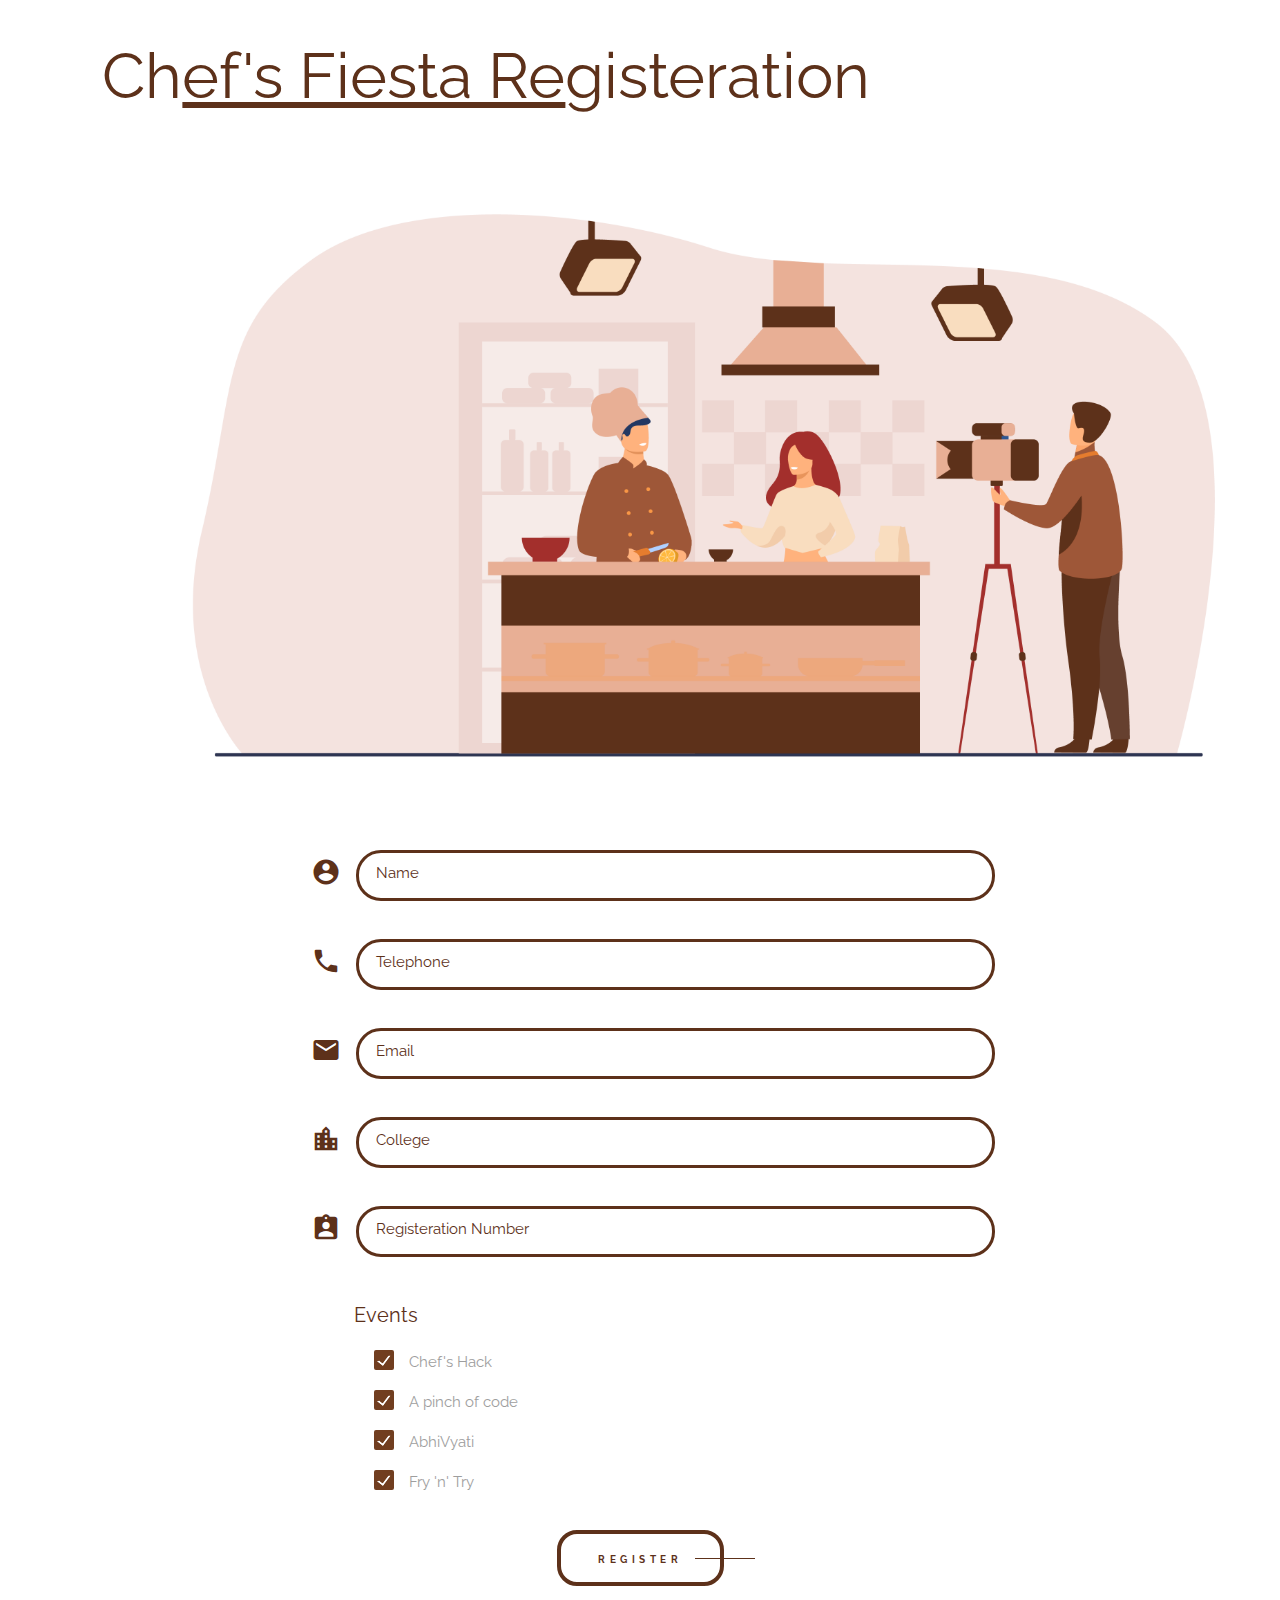
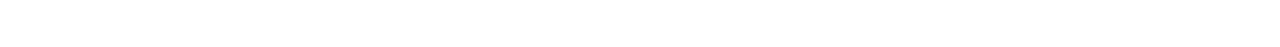
<file: reg.html>
<!DOCTYPE html>
 <html lang="en">
    
    <head>
<!-- Compiled and minified CSS -->

<link rel="stylesheet" href="https://cdnjs.cloudflare.com/ajax/libs/materialize/1.0.0/css/materialize.min.css">
<link href="https://fonts.googleapis.com/icon?family=Material+Icons" rel="stylesheet">
<link rel="stylesheet" href="./assets/css/reg.css" type="text/css">
<!-- Compiled and minified JavaScript -->


    </head> 
    <body>
        <header>
       <h1>Ch<u>ef's Fiesta Re</u>gisteration</h1>
        <img class="responsive-img" srcset="Chefs Fiesta Registration.png,

        Chefs Fiesta Registration@2x.png"
src="Chefs Fiesta Registration.png"
alt="">
</header>
<section class="fill">

<form class="contform">
      
    <div class="row">
        <form class="col s12">
          <div class="row">
            <div class="input-field col s12">
              <i class="material-icons prefix icon-brown">account_circle</i>
              <input id="icon_prefix" type="text" class="validate">
              <label for="icon_prefix">Name</label>
            </div>
            <div class="input-field col s12">
              <i class="material-icons prefix icon-brown">phone</i>
              <input id="icon_telephone" type="tel" class="validate">
              <label for="icon_telephone">Telephone</label>
            </div>
            <div class="input-field col s12">
                <i class="material-icons prefix icon-brown">email</i>
                <input id="icon_email" type="email" class="validate">
                <label for="icon_email">Email</label>
              </div>
              <div class="input-field col s12">
                <i class="material-icons prefix icon-brown">location_city</i>
                <input id="icon_college" type="text" class="validate">
                <label for="icon_college">College</label>
              </div>
              <div class="input-field col s12">
                <i class="material-icons prefix icon-brown">assignment_ind</i>
                <input id="icon_number" type="text" class="validate">
                <label for="icon_number">Registeration Number</label>
              </div>
          </div>
          <p class="phead flow-text">Events</p>
          <p>
            <label>
              <input type="checkbox" class="filled-in" checked="checked"  />
              <span class="sizing">Chef's Hack</span>
            </label>
          </p>
          <p>
            <label>
              <input type="checkbox" class="filled-in" checked="checked" />
              <span class="sizing">A pinch of code</span>
            </label>
          </p>
          <p>
            <label>
              <input type="checkbox" class="filled-in" checked="checked" />
              <span class="sizing">AbhiVyati</span>
            </label>
          </p>
          <p>
            <label>
              <input type="checkbox" class="filled-in inpsize" checked="checked" />
              <span class="sizing">Fry 'n' Try</span>
            </label>
          </p>
        </form>
      </div>
      <div class="btncont">
        <a class="btn-slice" href="#">
            <div class="top"><span>Register</span></div>
              <div class="bottom"><span>Register</span></div>
          </a>
        </div>
</form>

</section>
<script src="https://cdnjs.cloudflare.com/ajax/libs/materialize/1.0.0/js/materialize.min.js"></script>
</body>
</html>
</file>
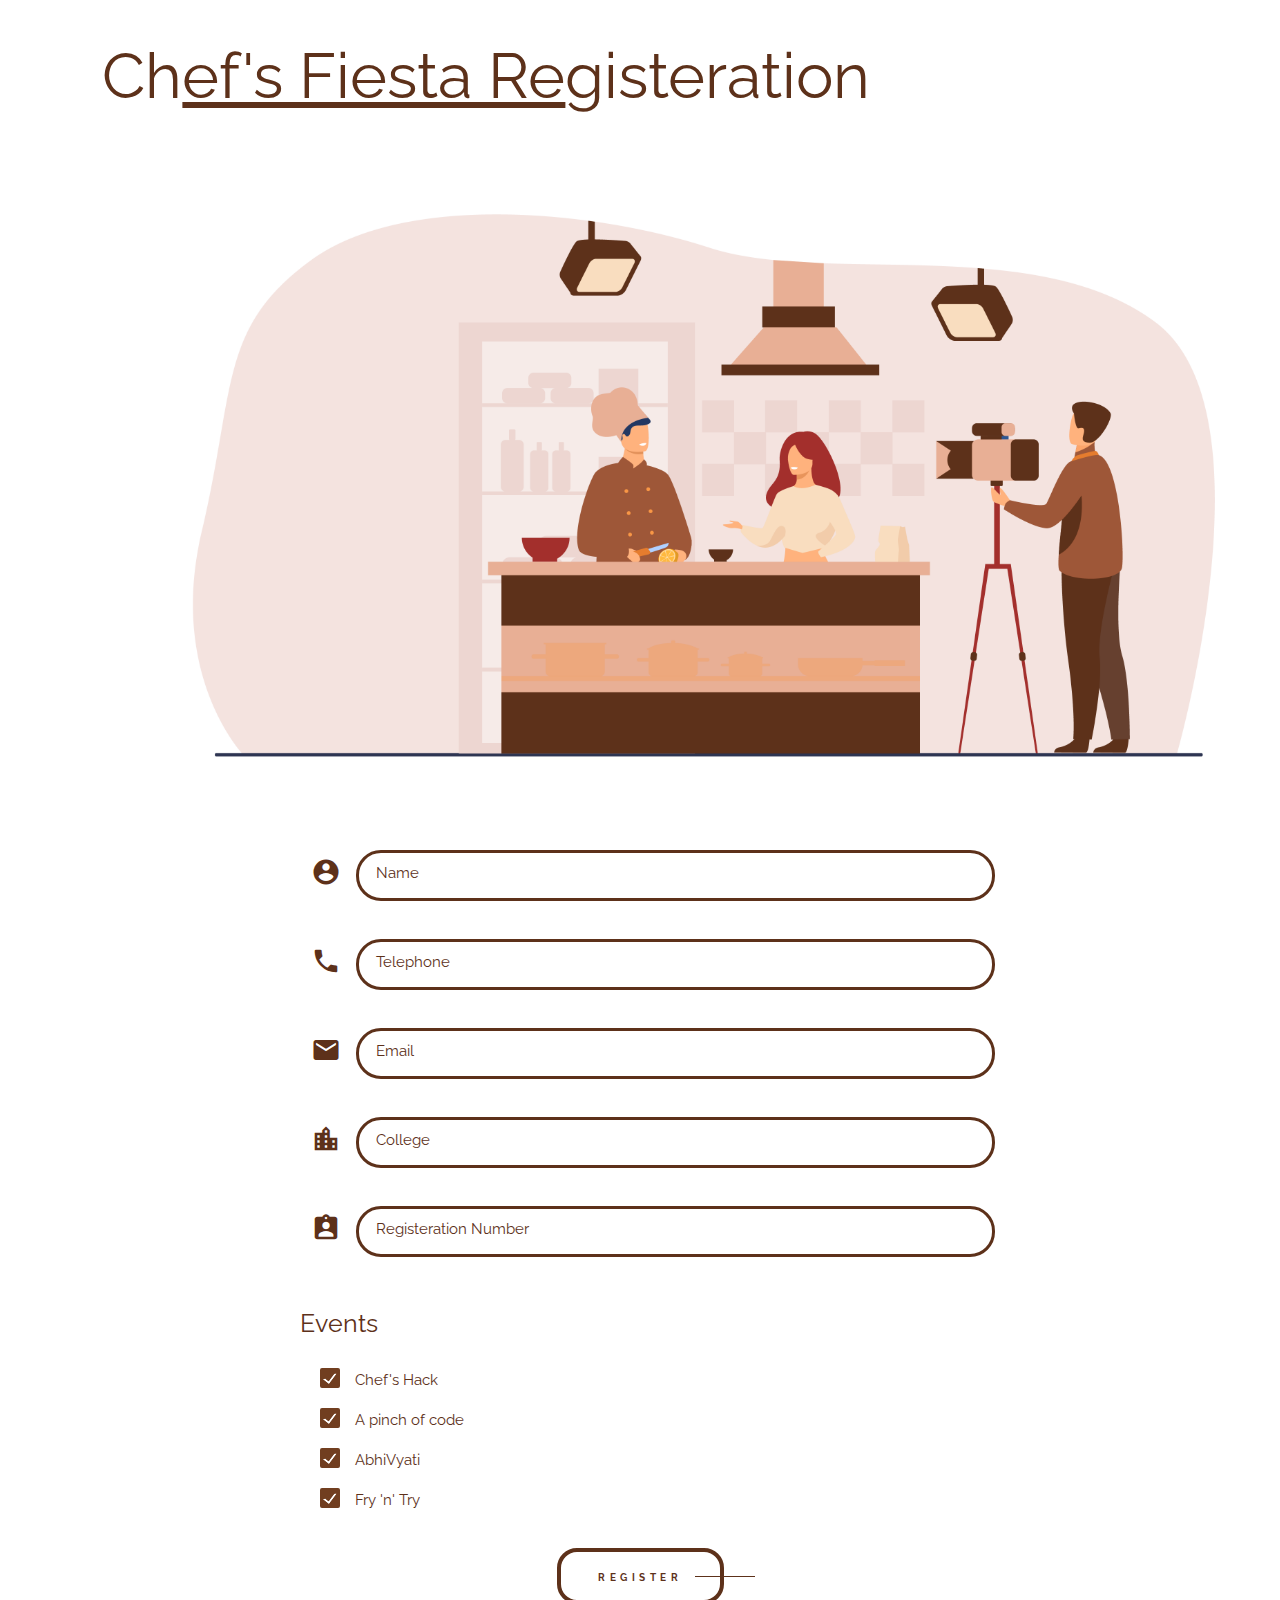
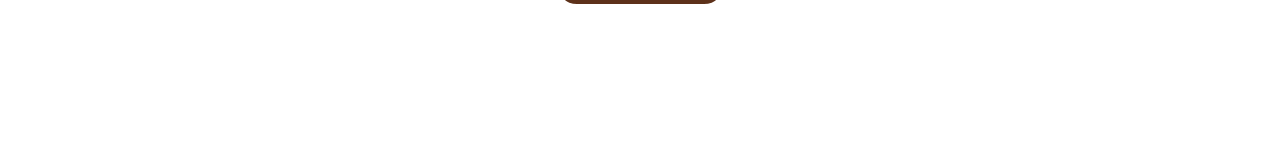
<file: registration.html>
<!doctype html>
<html lang="en">
  <head>
    <!-- Required meta tags -->
    <meta charset="utf-8">
    <meta name="viewport" content="width=device-width, initial-scale=1, shrink-to-fit=no">

    <!-- Material CSS -->
    <link rel="stylesheet" href="https://cdnjs.cloudflare.com/ajax/libs/materialize/1.0.0/css/materialize.min.css">
    <link href="https://fonts.googleapis.com/icon?family=Material+Icons" rel="stylesheet">
    <!-- AOS CSS -->
    <link href="https://unpkg.com/aos@2.3.1/dist/aos.css" rel="stylesheet">
    <!-- CUSTOM CSS -->
    <link rel="stylesheet" href="./assets/css/styles.css" />
    <title>Chefs Fiesta</title>
  </head>
  <body>
    <section id="navbar">
        <!-- Code for navbar goes here -->
        <!-- DONT YOU TOUCH THIS -->
    </section>
    <section id="form">
        <!-- Code for form goes here -->
        <!-- DONT YOU TOUCH THIS -->
        <header>
          <h1>Ch<u>ef's Fiesta Re</u>gisteration</h1>
           <img class="responsive-img" srcset="./assets/images/Chefs Fiesta Registration.png,
   
           ./assets/images/Chefs Fiesta Registration@2x.png"
   src="./assets/images/Chefs Fiesta Registration.png"
   alt="">
   </header>
   <section class="fill">
   
   <form class="contform">
         
       <div class="row">
           <form class="col s12">
             <div class="row">
               <div class="input-field col s12">
                 <i class="material-icons prefix icon-brown">account_circle</i>
                 <input id="icon_prefix" type="text" class="validate">
                 <label for="icon_prefix">Name</label>
               </div>
               <div class="input-field col s12">
                 <i class="material-icons prefix icon-brown">phone</i>
                 <input id="icon_telephone" type="tel" class="validate">
                 <label for="icon_telephone">Telephone</label>
               </div>
               <div class="input-field col s12">
                   <i class="material-icons prefix icon-brown">email</i>
                   <input id="icon_email" type="email" class="validate">
                   <label for="icon_email">Email</label>
                 </div>
                 <div class="input-field col s12">
                   <i class="material-icons prefix icon-brown">location_city</i>
                   <input id="icon_college" type="text" class="validate">
                   <label for="icon_college">College</label>
                 </div>
                 <div class="input-field col s12">
                   <i class="material-icons prefix icon-brown">assignment_ind</i>
                   <input id="icon_number" type="text" class="validate">
                   <label for="icon_number">Registeration Number</label>
                 </div>
             </div>
             <p class="phead flow-text">Events</p>
             <p>
               <label>
                 <input type="checkbox" class="filled-in" checked="checked"  />
                 <span class="sizing">Chef's Hack</span>
               </label>
             </p>
             <p>
               <label>
                 <input type="checkbox" class="filled-in" checked="checked" />
                 <span class="sizing">A pinch of code</span>
               </label>
             </p>
             <p>
               <label>
                 <input type="checkbox" class="filled-in" checked="checked" />
                 <span class="sizing">AbhiVyati</span>
               </label>
             </p>
             <p>
               <label>
                 <input type="checkbox" class="filled-in" checked="checked" />
                 <span class="sizing">Fry 'n' Try</span>
               </label>
             </p>
           </form>
         </div>
         <div class="btncont">
           <a class="btn-slice" href="#">
               <div class="top"><span>Register</span></div>
                 <div class="bottom"><span>Register</span></div>
             </a>
           </div>
   </form>
   
   </section>
    </section>
    <br>
    <br>
     <br>
     <br>
     <br>
     <br>
     <br>
     
    <!-- Optional JavaScript -->
    <!-- jQuery first, then Popper.js, then Bootstrap JS -->
    
    <!-- AOS JS -->
    <!-- CUSTOM JS -->
    <script src="https://cdnjs.cloudflare.com/ajax/libs/materialize/1.0.0/js/materialize.min.js"></script>
    <script src="./assets/js/app.js" defer></script>
  </body>
</html>
</file>
<file: assets/css/reg.css>
:root {
    --color-white: #ffffff;
    --color-brown: #5d311a;
    --color-black: #000000;
    --color-grey: #707070;
    --color-light-grey: #f5f5f5;
    --color-cream:  #f9f4df;
    --color-light-brown:#713e20;
  }
  @font-face {
    font-family: Raleway;
  src: url("./Raleway-VariableFont_wght.ttf");
  }
  header h1{
      color: var(--color-brown);
      font-family: Raleway,semibold;
      margin-left: 8%;
  }
  header img{
      margin: 0 12%;
  }

  .fill{
      display: grid;
      grid-template-columns: 300px 1fr 300px;
  }
  .fill > .contform{
      grid-column: 2/3;
  }
  .fill > .btncont{
    grid-column: 2/3;
}
.contform{
    font-family: Raleway;
    color: var(--color-brown)!important;
}
p{
  margin-left: 8%;
}
.phead{
  font-size: 20px;
}

  .btncont {
    display: visible!important;
    font-family: Raleway, regular;
      text-transform: uppercase;
    margin-bottom: 9%!important;
    display: -webkit-box;
    display: -ms-flexbox;
    display: flex;
    -webkit-box-pack: center;
    -ms-flex-pack: center;
    justify-content: center;
    -webkit-box-align: center;
    -ms-flex-align: center;
    align-items: center;
    }
    
    /*--Button Styles--*/
    .btn-slice {
      padding: 1.2rem 2.5rem;
    border: 4px solid var(--color-brown);
      color: var(--color-brown);
      font-size: 0.6875rem;
      font-weight: 700;
      letter-spacing: 0.3rem;
    position: relative;
    border-radius: 20px;
    -webkit-transition: all 1000ms cubic-bezier(0.890, 0, 0.140, 1); /* older webkit */
    -webkit-transition: all 1000ms cubic-bezier(0.890, -0.170, 0.140, 1.225); 
    -moz-transition: all 1000ms cubic-bezier(0.890, -0.170, 0.140, 1.225); 
    -o-transition: all 1000ms cubic-bezier(0.890, -0.170, 0.140, 1.225); 
    transition: all 1000ms cubic-bezier(0.890, -0.170, 0.140, 1.225); /* custom */
    
    -webkit-transition-timing-function: cubic-bezier(0.890, 0, 0.140, 1); /* older webkit */
    -webkit-transition-timing-function: cubic-bezier(0.890, -0.170, 0.140, 1.225); 
    -moz-transition-timing-function: cubic-bezier(0.890, -0.170, 0.140, 1.225); 
    -o-transition-timing-function: cubic-bezier(0.890, -0.170, 0.140, 1.225); 
    transition-timing-function: cubic-bezier(0.890, -0.170, 0.140, 1.225); /* custom */
    }
    
    .btn-slice .top  {
      position: relative;
      height: 6px;
      overflow: hidden;
    top: 0;
    -webkit-transition: all 300ms cubic-bezier(1.000, 0, 0.025, 1); /* older webkit */
    -webkit-transition: all 300ms cubic-bezier(1.000, -0.055, 0.025, 1.040); 
    -moz-transition: all 300ms cubic-bezier(1.000, -0.055, 0.025, 1.040); 
    -o-transition: all 300ms cubic-bezier(1.000, -0.055, 0.025, 1.040); 
    transition: all 300ms cubic-bezier(1.000, -0.055, 0.025, 1.040); /* custom */
    
    -webkit-transition-timing-function: cubic-bezier(1.000, 0, 0.025, 1); /* older webkit */
    -webkit-transition-timing-function: cubic-bezier(1.000, -0.055, 0.025, 1.040); 
    -moz-transition-timing-function: cubic-bezier(1.000, -0.055, 0.025, 1.040); 
    -o-transition-timing-function: cubic-bezier(1.000, -0.055, 0.025, 1.040); 
    transition-timing-function: cubic-bezier(1.000, -0.055, 0.025, 1.040); /* custom */
    
    -webkit-transition-delay:0.35s;     
    -moz-transition-delay:0.35s; 
    -ms-transition-delay:0.35s;     
    -o-transition-delay:0.35s;     
    transition-delay:0.35s;
    }
    
    .btn-slice .bottom  {
      position: relative;
      height: 6px;
      overflow: hidden;
    bottom: 0;
    -webkit-transition: all 300ms cubic-bezier(1.000, 0, 0.025, 1); /* older webkit */
    -webkit-transition: all 300ms cubic-bezier(1.000, -0.055, 0.025, 1.040); 
    -moz-transition: all 300ms cubic-bezier(1.000, -0.055, 0.025, 1.040); 
    -o-transition: all 300ms cubic-bezier(1.000, -0.055, 0.025, 1.040); 
    transition: all 300ms cubic-bezier(1.000, -0.055, 0.025, 1.040); /* custom */
    
    -webkit-transition-timing-function: cubic-bezier(1.000, 0, 0.025, 1); /* older webkit */
    -webkit-transition-timing-function: cubic-bezier(1.000, -0.055, 0.025, 1.040); 
    -moz-transition-timing-function: cubic-bezier(1.000, -0.055, 0.025, 1.040); 
    -o-transition-timing-function: cubic-bezier(1.000, -0.055, 0.025, 1.040); 
    transition-timing-function: cubic-bezier(1.000, -0.055, 0.025, 1.040); /* custom */
    
    -webkit-transition-delay:0.35s;     
    -moz-transition-delay:0.35s; 
    -ms-transition-delay:0.35s;     
    -o-transition-delay:0.35s;     
    transition-delay:0.35s;
    }
    
    .btn-slice .bottom span {
    top: -6px;
    position: absolute;
    left: 0;
    }
    
    .btn-slice:hover .top {
      top: -5px;
    -webkit-transition-delay:0.35s;     
    -moz-transition-delay:0.35s; 
    -ms-transition-delay:0.35s;     
    -o-transition-delay:0.35s;     
    transition-delay:0.35s; 
    }
    
    .btn-slice:hover .bottom {
      bottom: -5px;
    -webkit-transition-delay: 0.35s;     
    -moz-transition-delay: 0.35s; 
    -ms-transition-delay: 0.35s;     
    -o-transition-delay: 0.35s;     
    transition-delay: 0.35s; 
    }
    .btn-slice:hover, .btn-slice:focus, .btn-slice:active {
      margin-left: 10px;
    }
    .btn-slice:before{
      content: '';
      height: 1px;
      width: 60px;
      background-color: var(--color-brown);
      position: absolute;
      margin-top: 6px;
      right: -35px;
    
    -webkit-transition: all 1000ms cubic-bezier(0.890, 0, 0.140, 1); /* older webkit */
    -webkit-transition: all 1000ms cubic-bezier(0.890, -0.170, 0.140, 1.225); 
    -moz-transition: all 1000ms cubic-bezier(0.890, -0.170, 0.140, 1.225); 
    -o-transition: all 1000ms cubic-bezier(0.890, -0.170, 0.140, 1.225); 
    transition: all 1000ms cubic-bezier(0.890, -0.170, 0.140, 1.225); /* custom */
    
    -webkit-transition-timing-function: cubic-bezier(0.890, 0, 0.140, 1); /* older webkit */
    -webkit-transition-timing-function: cubic-bezier(0.890, -0.170, 0.140, 1.225); 
    -moz-transition-timing-function: cubic-bezier(0.890, -0.170, 0.140, 1.225); 
    -o-transition-timing-function: cubic-bezier(0.890, -0.170, 0.140, 1.225); 
    transition-timing-function: cubic-bezier(0.890, -0.170, 0.140, 1.225); /* custom */
    }
    .btn-slice:hover:before{
      width: 130%;
    }
    
  .icon-brown{
    color: var(--color-brown);

  }
  .input-field .prefix.active{
    color: var(--color-light-brown);
  }

  input{
    border: 3px solid var(--color-brown)!important;
    border-radius: 25px!important;
    padding-left: 20px!important;
  }
  label{
    padding-left: 20px!important
  }
  /* label color */
  .input-field label {
    color: var(--color-brown);
  }
  /* label focus color */
  .input-field input[type=text]:focus + label {
    color: var(--color-light-brown)!important;
    font-size: 20px;
    transform: translateY(-90%)!important;
  }
  .input-field input[type=email]:focus + label {
    color: var(--color-light-brown)!important;
    font-size: 20px;

    transform: translateY(-90%)!important;
  }
  .input-field input[type=tel]:focus + label {
    color: var(--color-light-brown)!important;
    font-size: 20px;

    transform: translateY(-90%)!important;
  }
  /* label underline focus color */
  .input-field input[type=text]:focus {
    border: 3px solid(--color-light-brown)!important;
    box-shadow: 0 0px 0 0 var(--color-light-brown)!important;
  }
  .input-field input[type=email]:focus {
    border: 3px solid(--color-light-brown)!important;
    box-shadow: 0 0px 0 0 var(--color-light-brown)!important;
  }
  .input-field input[type=tel]:focus {
    border: 3px solid(--color-light-brown)!important;
    box-shadow: 0 0px 0 0 var(--color-light-brown)!important;
  }
  /* valid color */
  .input-field input[type=text].valid {
    border-bottom: 1px solid #000;
    box-shadow: 0 1px 0 0 #000;
  }
  /* invalid color */
  .input-field input[type=text].invalid {
    border-bottom: 1px solid #000;
    box-shadow: 0 1px 0 0 #000;
  }
/* 
  .checkbox-brown[type="checkbox"].filled-in:checked + label:after{
    border: 2px solid ;
    background-color: var(--color-light-brown)!important;
} */
[type="checkbox"].filled-in:checked+span:not(.lever):after{
  border: 2px solid var(--color-light-brown)!important;
    background-color: var(--color-light-brown)!important
}
     
      @media only screen and (max-width: 990px) {
        .fill{
          display: grid;
          grid-template-columns: 10px 1fr 40px;
          }
          header img{
            margin: 13% 0%;
            width: 100vw;
            height:35vh;
        }
        header h1{
          font-size: 50px;
      }
        /* header h1{
        margin-top:13%;
        }
        .validate{
          height: 80px!important;
          margin-top: 25px!important;
          margin-bottom: 25px!important;
          width:80%!important;
          margin-left: 100px!important;
      }
      .input-field label{
        font-size: 40px!important;
        padding-top:20px!important;
        margin-left: 100px!important;
      }
      .material-icons{
        margin-top: 30px!important;
          margin-bottom: 30px!important;
          margin-right: 30px!important;
        font-size: 60px!important;
      }
      
      .phead{
        font-size: 60px!important;
      }
      .sizing{
      font-size:50px!important;
      }
      .inpsize{
        height: 20%!important;
        width:20%!important;
      } */
      }
</file>
<file: assets/css/styles.css>
:root {
  --color-white: #ffffff;
  --color-brown: #5d311a;
  --color-black: #000000;
  --color-grey: #707070;
  --color-light-grey: #f5f5f5;
  --color-cream:  #f9f4df;
    --color-light-brown:#713e20;
}
/* Jayesh add your custom css here */
.about > h2 {
  text-align: center;
  padding-bottom: 78px;
  font-size: 62px;
  color: var(--color-brown);
}
#About {
  background-image: url("../images/chefFlogo.png");
  background-blend-mode: lighten;
  background-position: center;
  background-repeat: no-repeat;
  background-size: 240px;
  overflow: hidden;
  background-color: rgba(255, 255, 255, 0.678);
}

.about {
  font-family: "Raleway", sans-serif;
  padding-top: 50px;
  text-align: center;
  padding-bottom: 20px;
  color: var(--color-brown);
  padding-left: 300px;
  padding-right: 300px;
}
.about > p {
  font-size: 19px;
  color: var(--color-black);
  padding-bottom: 85px;
}
.about > button {
  font-size: 20px;
  color: var(--color-brown);
}
.button {
  background-color: var(--color-brown); /* Green */
  border: none;
  color: var(--color-white);
  padding: 16px 32px;
  text-align: center;
  text-decoration: none;
  display: inline-block;
  font-size: 16px;
  margin: 4px 2px;
  transition-duration: 0.4s;
  cursor: pointer;
}
.button1 {
  background-color: var(--color-white);
  color: var(--color-black);
  border: 3px solid var(--color-brown);
  border-radius: 9px;
}

.button1:hover {
  background-color: var(--color-brown);
  color: var(--color-white);
}

@media only screen and (max-width: 990px) {
  .about {
    padding-left: 20px;
    padding-right: 20px;
    text-align: center;
    padding-bottom: 10px;
    font-family: "Raleway", sans-serif;
  }
  .about > h2 {
    text-align: center;
    font-size: 43px;
  }
  .about > p {
    font-size: 16px;
    color: var(--color-black);
  }
  .button {
    padding: 10px 22px;
  }
}

/* Sailashree add your custom css here */
.arrange {
  display: grid;
  grid-template-columns: 314px 1fr 314px;
  font-family: Raleway, light;
  color: var(--color-brown);
}
.arrange > .grid {
  grid-column: 2/3;
  min-width: 0;
}
.grid {
  display: grid;
  grid-template-columns: 1fr 1fr 1fr;
  grid-row-gap: 3em;
}
.one {
  grid-column: 1/2;
}
.two {
  grid-column: 2/3;
}
.three {
  grid-column: 3/4;
}

.flip-card {
  background-color: transparent;
  width: 260px;
  height: 250px;
  perspective: 1000px;
}
.flip-card img {
  width: 260px;
  height: 250px;
  border-radius: 34px;
}

.flip-card-inner {
  position: relative;
  width: 100%;
  height: 100%;
  text-align: center;
  transition: transform 0.6s;
  transform-style: preserve-3d;
  box-shadow: 0 4px 8px 0 rgba(0, 0, 0, 0.2);
  border: 5px solid var(--color-brown);
  border-radius: 40px;
}

.flip-card:hover .flip-card-inner {
  transform: rotateY(180deg);
}

.flip-card-front,
.flip-card-back {
  position: absolute;
  width: 100%;
  height: 100%;
  -webkit-backface-visibility: hidden;
  backface-visibility: hidden;
}

.flip-card-front {
  background-color: #bbb;
  color: black;
}

.flip-card-back {
  color: var(--color-brown);
  transform: rotateY(180deg);
  border-radius: 34px;
}
.trackhead {
  text-align: center;
  font-size: 60px;
  grid-column: 1/4;
}
@media screen and (max-width: 990px) {
  .arrange {
    grid-template-columns: 24px 1fr 24px;
  }
  .flip-card {
    margin: 0 auto;
  }
  /* .flip-card img{
    width:160px;
    height:150px;
      border-radius:34px;
  } */
  .grid {
    display: grid;
    grid-template-columns: 1fr;
    grid-row-gap: 3em;
  }
  .one {
    grid-column: 1/2;
  }
  .two {
    grid-column: 1/2;
  }
  .three {
    grid-column: 1/2;
  }
  .trackhead {
    font-size: 43px!important;
  }
}

.btnconttwo {
  display: hidden !important;
}

.background {
  background-color: #f9f4df;
  height: 100vh;
  width: 100vw;
  font-family: Raleway;
  font-size: 130px;
  color: var(--color-brown);
  text-align: center;
  overflow-x: hidden;
}

#cap {
  transform: translate(-128%, 50%);
  height: 20vh;
  width: 10vw;
}
.coding {
  transform: translate(580%, -280%) !important;
}
.algo {
  transform: translate(30%, -10%) !important;
}
.stack {
  transform: translate(-510%, -280%) !important;
}
.qr {
  transform: translate(-260%, -20%) !important;
}
@font-face {
  font-family: Raleway;
  src: url(Raleway-VariableFont_wght.ttf);
}

@import url("https://fonts.googleapis.com/css?family=Fjalla+One");

.btncont {
  display: visible !important;
  font-family: Raleway, regular;
  text-transform: uppercase;

  display: -webkit-box;
  display: -ms-flexbox;
  display: flex;
  -webkit-box-pack: center;
  -ms-flex-pack: center;
  justify-content: center;
  -webkit-box-align: center;
  -ms-flex-align: center;
  align-items: center;
}

/*--Button Styles--*/
.btn-slice {
  padding: 1.2rem 2.5rem;
  border: 4px solid var(--color-brown);
  color: var(--color-brown);
  font-size: 0.6875rem;
  font-weight: 700;
  letter-spacing: 0.3rem;
  position: relative;
  border-radius: 20px;
  -webkit-transition: all 1000ms cubic-bezier(0.89, 0, 0.14, 1); /* older webkit */
  -webkit-transition: all 1000ms cubic-bezier(0.89, -0.17, 0.14, 1.225);
  -moz-transition: all 1000ms cubic-bezier(0.89, -0.17, 0.14, 1.225);
  -o-transition: all 1000ms cubic-bezier(0.89, -0.17, 0.14, 1.225);
  transition: all 1000ms cubic-bezier(0.89, -0.17, 0.14, 1.225); /* custom */

  -webkit-transition-timing-function: cubic-bezier(
    0.89,
    0,
    0.14,
    1
  ); /* older webkit */
  -webkit-transition-timing-function: cubic-bezier(0.89, -0.17, 0.14, 1.225);
  -moz-transition-timing-function: cubic-bezier(0.89, -0.17, 0.14, 1.225);
  -o-transition-timing-function: cubic-bezier(0.89, -0.17, 0.14, 1.225);
  transition-timing-function: cubic-bezier(
    0.89,
    -0.17,
    0.14,
    1.225
  ); /* custom */
}

.btn-slice .top {
  position: relative;
  height: 6px;
  overflow: hidden;
  top: 0;
  -webkit-transition: all 300ms cubic-bezier(1, 0, 0.025, 1); /* older webkit */
  -webkit-transition: all 300ms cubic-bezier(1, -0.055, 0.025, 1.04);
  -moz-transition: all 300ms cubic-bezier(1, -0.055, 0.025, 1.04);
  -o-transition: all 300ms cubic-bezier(1, -0.055, 0.025, 1.04);
  transition: all 300ms cubic-bezier(1, -0.055, 0.025, 1.04); /* custom */

  -webkit-transition-timing-function: cubic-bezier(
    1,
    0,
    0.025,
    1
  ); /* older webkit */
  -webkit-transition-timing-function: cubic-bezier(1, -0.055, 0.025, 1.04);
  -moz-transition-timing-function: cubic-bezier(1, -0.055, 0.025, 1.04);
  -o-transition-timing-function: cubic-bezier(1, -0.055, 0.025, 1.04);
  transition-timing-function: cubic-bezier(1, -0.055, 0.025, 1.04); /* custom */

  -webkit-transition-delay: 0.35s;
  -moz-transition-delay: 0.35s;
  -ms-transition-delay: 0.35s;
  -o-transition-delay: 0.35s;
  transition-delay: 0.35s;
}

.btn-slice .bottom {
  position: relative;
  height: 6px;
  overflow: hidden;
  bottom: 0;
  -webkit-transition: all 300ms cubic-bezier(1, 0, 0.025, 1); /* older webkit */
  -webkit-transition: all 300ms cubic-bezier(1, -0.055, 0.025, 1.04);
  -moz-transition: all 300ms cubic-bezier(1, -0.055, 0.025, 1.04);
  -o-transition: all 300ms cubic-bezier(1, -0.055, 0.025, 1.04);
  transition: all 300ms cubic-bezier(1, -0.055, 0.025, 1.04); /* custom */

  -webkit-transition-timing-function: cubic-bezier(
    1,
    0,
    0.025,
    1
  ); /* older webkit */
  -webkit-transition-timing-function: cubic-bezier(1, -0.055, 0.025, 1.04);
  -moz-transition-timing-function: cubic-bezier(1, -0.055, 0.025, 1.04);
  -o-transition-timing-function: cubic-bezier(1, -0.055, 0.025, 1.04);
  transition-timing-function: cubic-bezier(1, -0.055, 0.025, 1.04); /* custom */

  -webkit-transition-delay: 0.35s;
  -moz-transition-delay: 0.35s;
  -ms-transition-delay: 0.35s;
  -o-transition-delay: 0.35s;
  transition-delay: 0.35s;
}

.btn-slice .bottom span {
  top: -6px;
  position: absolute;
  left: 0;
}

.btn-slice:hover .top {
  top: -5px;
  -webkit-transition-delay: 0.35s;
  -moz-transition-delay: 0.35s;
  -ms-transition-delay: 0.35s;
  -o-transition-delay: 0.35s;
  transition-delay: 0.35s;
}

.btn-slice:hover .bottom {
  bottom: -5px;
  -webkit-transition-delay: 0.35s;
  -moz-transition-delay: 0.35s;
  -ms-transition-delay: 0.35s;
  -o-transition-delay: 0.35s;
  transition-delay: 0.35s;
}
.btn-slice:hover,
.btn-slice:focus,
.btn-slice:active {
  margin-left: 10px;
}
.btn-slice:before {
  content: "";
  height: 1px;
  width: 60px;
  background-color: var(--color-brown);
  position: absolute;
  margin-top: 6px;
  right: -35px;

  -webkit-transition: all 1000ms cubic-bezier(0.89, 0, 0.14, 1); /* older webkit */
  -webkit-transition: all 1000ms cubic-bezier(0.89, -0.17, 0.14, 1.225);
  -moz-transition: all 1000ms cubic-bezier(0.89, -0.17, 0.14, 1.225);
  -o-transition: all 1000ms cubic-bezier(0.89, -0.17, 0.14, 1.225);
  transition: all 1000ms cubic-bezier(0.89, -0.17, 0.14, 1.225); /* custom */

  -webkit-transition-timing-function: cubic-bezier(
    0.89,
    0,
    0.14,
    1
  ); /* older webkit */
  -webkit-transition-timing-function: cubic-bezier(0.89, -0.17, 0.14, 1.225);
  -moz-transition-timing-function: cubic-bezier(0.89, -0.17, 0.14, 1.225);
  -o-transition-timing-function: cubic-bezier(0.89, -0.17, 0.14, 1.225);
  transition-timing-function: cubic-bezier(
    0.89,
    -0.17,
    0.14,
    1.225
  ); /* custom */
}
.btn-slice:hover:before {
  width: 130%;
}

@keyframes float {
  0% {
    box-shadow: 0 5px 15px 0px var(--color-brown);
    transform: translatey(0px);
  }
  50% {
    box-shadow: 0 25px 15px 0px #e0d7bb;
    transform: translatey(-20px);
  }
  100% {
    box-shadow: 0 5px 15px 0px var(--color-brown);
    transform: translatey(0px);
  }
}

.avatar {
  width: 150px;
  height: 150px;
  box-sizing: border-box;
  border: 5px #f9f4df solid;
  border-radius: 50%;
  overflow: hidden;
  box-shadow: 0 5px 15px 0px rgba(0, 0, 0, 0.6);

  animation: float 6s ease-in-out infinite;
}

.jump:hover {
  animation: bounce ease-in-out;
  transition-duration: 4s;
}
@keyframes bounce {
  0%,
  20%,
  60%,
  100% {
    -webkit-transform: translateY(0);
    transform: translateY(0);
  }

  40% {
    -webkit-transform: translateY(-20px);
    transform: translateY(-20px);
  }

  80% {
    -webkit-transform: translateY(-10px);
    transform: translateY(-10px);
  }
}

@keyframes jump {
  0% {
    transform: translatey(-110%, 48%);
  }
  50% {
    transform: translate(-250px, -20px);
  }
  100% {
    transform: translatey(-110%, 48%);
  }
}

.capjump {
  overflow: hidden;
  transform: translatey(-110%, 48%);
  animation: jump 2s ease-in-out;
}

@media only screen and (max-width: 990px) {
  .background {
    height: 100vh!important;
    width: 100vw!important;

    text-align: center!important;
    overflow-x: visible;
  }
  .background p{
    font-size: 80px!important;
  }
  #cap {
    transform: translate(-110%, 50%)!important;
    height: 20vh;
    width: 30vw;
  }

  .capjump {
    transform: translate(-150%, 50%)!important;
    animation: jumptwo 2s ease-in-out!important;
  }

  .coding {
    height: 15vh;
    width: 15vh;
    transform: scale(0.9) translate(160%, 74%) !important;
  }
  .algo {
    height: 15vh;
    width: 15vh;
    transform: scale(0.9) translate(40%, -264%) !important;
  }
  .stack {
    height: 15vh;
    width: 15vh;
    transform: scale(0.9) translate(140%, -695%) !important;
  }
  .qr {
    height: 15vh;
    width: 15vh;
    transform: scale(0.9) translate(-170%, 20%) !important;
  }
  .bgcont{
    transform:  translateY(0%)!important;
  }
 
}

@keyframes jumptwo {
  0% {
    transform: translate(-110%, 50%);
  }
  50% {
    transform: translate(-550px, -20px);
  }
  100% {
    transform: translate(-110%, 50%);
  }
}

/* Karan add your custom css here */
/* ======= */

.headings {
  text-align: center;
  font-size: 60px;
}
.headings::before {
  content: "<";
}
.headings::after {
  content: "/>";
}

/* Karan add your custom css here */

/* Karan add your custom css here */
.faq {
  display: grid;
  grid-template-columns: 314px 1fr 314px;
  font-family: Raleway, regular;
}
.faq > .faqcover {
  grid-column: 2;
}
.faq h1 {
  text-align: center;
  color: var(--color-brown);
  font-size: 80px;
  margin-bottom: 30px;
}
.faq-flex {
  display: grid;
  grid-template-columns: 1fr 57px;
}
.faq-flex p {
  vertical-align: middle;
  font-size: 29px;
  text-align: left;
  color: var(--color-brown);
  grid-column: 1/2;
  margin-top: 2.5px;
  margin-bottom: 0px !important;
}
.faquestion {
  border: 3px solid var(--color-brown);
  border-radius: 20px;
  width: auto;
  padding: 1.5%;
  margin-top: 1.8%;
}

.faq-btn {
  border-radius: 50% !important;
  height: 47px;
  width: 47px;
  border: 3px solid var(--color-brown);
  vertical-align: middle;
  grid-column: 2/3;
}
.faq-btn:hover {
  background-color: var(--color-brown);
}
.faq-btn:active {
  background-color: var(--color-brown);
}
.collapse {
  grid-column: 1/2;
  margin-top: 15px;
  border: 0px !important;
  font-size: 22px;
  text-align: left;
}
@media screen and (max-width: 990px) {
  .faq {
    grid-template-columns: 24px 1fr 24px;
  }
  .collapse {
    margin-top: 20px;
    font-size: 35px;
  }
  .faq-flex p {
    font-size: 40px;
    margin-top: 2px;
  }
  .faq-btn {
    margin-top: 10%;
  }
  .faq h1 {
    font-size: 60px;
    margin-bottom: 30px;
  }
}
.headings::before {
  content: "<";
}
.headings::after {
  content: "/>";
}

.flip-card-inner {
  position: relative;
  width: 100%;
  height: 100%;
  text-align: center;
  transition: transform 0.6s;
  transform-style: preserve-3d;
  box-shadow: 0 4px 8px 0 rgba(0, 0, 0, 0.2);
  border: 5px solid var(--color-brown);
  border-radius: 40px;
}

.flip-card:hover .flip-card-inner {
  transform: rotateY(180deg);
}

.flip-card-front,
.flip-card-back {
  position: absolute;
  width: 100%;
  height: 100%;
  -webkit-backface-visibility: hidden;
  backface-visibility: hidden;
}

.flip-card-front {
  background-color: #bbb;
  color: black;
}

.flip-card-back {
  color: var(--color-brown);
  transform: rotateY(180deg);
  border-radius: 34px;
}
.trackhead {
  text-align: center;
  font-size: 60px;
  grid-column: 1/4;
}
@media screen and (max-width: 990px) {
  .arrange {
    grid-template-columns: 24px 1fr 24px;
  }
  .flip-card {
    margin: 0 auto;
  }
  /* .flip-card img{
    width:160px;
    height:150px;
      border-radius:34px;
  } */
  .grid {
    display: grid;
    grid-template-columns: 1fr;
    grid-row-gap: 3em;
  }
  .one {
    grid-column: 1/2;
  }
  .two {
    grid-column: 1/2;
  }
  .three {
    grid-column: 1/2;
  }
}

/* Karan add your custom css here */
/* ======= */

.headings {
  text-align: center;
  font-size: 60px;
}
.headings::before {
  content: "<";
}
.headings::after {
  content: "/>";
}

/* Karan add your custom css here */

/* Karan add your custom css here */
.faq {
  display: grid;
  grid-template-columns: 314px 1fr 314px;
  font-family: Raleway, regular;
}
.faq > .faqcover {
  grid-column: 2;
}
.faq h1 {
  text-align: center;
  color: var(--color-brown);
  font-size: 60px;
  margin-bottom: 30px;
}
.faq-flex {
  display: grid;
  grid-template-columns: 1fr 57px;
}
.faq-flex p {
  vertical-align: middle;
  font-size: 29px;
  text-align: left;
  color: var(--color-brown);
  grid-column: 1/2;
  margin-top: 2.5px;
  margin-bottom: 0px !important;
}
.faquestion {
  border: 3px solid var(--color-brown);
  border-radius: 20px;
  width: auto;
  padding: 1.5%;
  margin-top: 1.8%;
}

.faq-btn {
  border-radius: 50% !important;
  height: 47px;
  width: 47px;
  border: 3px solid var(--color-brown);
  vertical-align: middle;
  grid-column: 2/3;
}
.faq-btn:hover {
  background-color: var(--color-brown);
}
.faq-btn:active {
  background-color: var(--color-brown);
}
.collapse {
  grid-column: 1/2;
  margin-top: 15px;
  border: 0px !important;
  font-size: 22px;
  text-align: left;
}
@media screen and (max-width: 990px) {
  .faq {
    grid-template-columns: 24px 1fr 24px;
  }
  .collapse {
    margin-top: 20px;
    font-size: 35px;
  }
  .faq-flex p {
    font-size: 30px;
    margin-top: 0px;
  }
  .faq-btn {
    margin-top: 0%;
  }
  .faq h1 {
    font-size: 43px;
    margin-bottom: 30px;
  }
  .colconts{
    font-size: 25px;
  }
}
.headings::before {
  content: "<";
}
.headings::after {
  content: "/>";
}

/* FOOTER */
.footer {
  margin-top: 50px;
  height: 200px;

  background: rgb(113, 62, 32);
  background: -moz-radial-gradient(
    circle,
    rgba(113, 62, 32, 1) 35%,
    rgba(82, 51, 33, 1) 58%,
    rgba(67, 38, 20, 1) 92%
  );
  background: -webkit-radial-gradient(
    circle,
    rgba(113, 62, 32, 1) 35%,
    rgba(82, 51, 33, 1) 58%,
    rgba(67, 38, 20, 1) 92%
  );
  background: radial-gradient(
    circle,
    rgba(113, 62, 32, 1) 35%,
    rgba(82, 51, 33, 1) 58%,
    rgba(67, 38, 20, 1) 92%
  );
  filter: progid:DXImageTransform.Microsoft.gradient(startColorstr="#713e20",endColorstr="#432614",GradientType=1);
  /* background: linear-gradient(to left, #432614, #713e20); */
}
.fa {
  padding-top: 10px;
  font-size: 22px;
  color: #fff;
}
.fa:hover {
  color: var(--color-grey);
}
#demo {
  color: #fff;
}
#copyr {
  color: #fff;
}
#copyr > a {
  padding-top: 10px;
  font-size: 22px;
  text-decoration: none;
}
#copyr > a:hover {
  color: brown;
}
@media only screen and (max-width: 500px) {
  .footer {
    height: auto;
  }
}

.timeline {
  display: grid;
  grid-template-columns: 314px 1fr 314px;
  margin-top: 5%;
}
.timeline > .time {
  grid-column: 2/3;
}
.time h1 {
  text-align: center;
  color: var(--color-brown);
  font-size: 60px;
  font-family: Raleway;
}
.time p {
  text-align: center;
  color: var(--color-brown);
  font-size: 35px;
  margin: 0;
  padding: 0;
}
.time img {
  height: 90%;
  width: 90%;
  margin: 0 auto;
}
@media screen and (max-width: 990px) {
  .timeline {
    grid-template-columns: 24px 1fr 24px;
  }
  .time img {
    margin-left: 5%;
  }
  .time p {
    font-size: 19px;
  }
  .time h1 {
    font-size: 43px;
  }
}




/* reg css */
header h1{
  color: var(--color-brown);
  font-family: Raleway,semibold;
  margin-left: 8%;
}
header img{
  margin: 0 12%;
}

.fill{
  display: grid;
  grid-template-columns: 300px 1fr 300px;
}
.fill > .contform{
  grid-column: 2/3;
}
.fill > .btncont{
grid-column: 2/3;
}
.contform{
font-family: Raleway;
color: var(--color-brown)!important;
}
/* p{
margin-left: 8%;
}
.phead{
font-size: 20px;
} */
.icon-brown{
  color: var(--color-brown);

}
.input-field .prefix.active{
  color: var(--color-light-brown);
}

input{
  border: 3px solid var(--color-brown)!important;
  border-radius: 25px!important;
  padding-left: 20px!important;
}
label{
  padding-left: 20px!important ;
  color: var(--color-brown);
}
/* label color */
.input-field label {
  color: var(--color-brown);
}
/* label focus color */
.input-field input[type=text]:focus + label {
  color: var(--color-light-brown)!important;
  font-size: 20px;
  transform: translateY(-90%)!important;
}
.input-field input[type=email]:focus + label {
  color: var(--color-light-brown)!important;
  font-size: 20px;

  transform: translateY(-90%)!important;
}
.input-field input[type=tel]:focus + label {
  color: var(--color-light-brown)!important;
  font-size: 20px;

  transform: translateY(-90%)!important;
}
/* label underline focus color */
.input-field input[type=text]:focus {
  border: 3px solid(--color-light-brown)!important;
  box-shadow: 0 0px 0 0 var(--color-light-brown)!important;
}
.input-field input[type=email]:focus {
  border: 3px solid(--color-light-brown)!important;
  box-shadow: 0 0px 0 0 var(--color-light-brown)!important;
}
.input-field input[type=tel]:focus {
  border: 3px solid(--color-light-brown)!important;
  box-shadow: 0 0px 0 0 var(--color-light-brown)!important;
}
/* valid color */
.input-field input[type=text].valid {
  border-bottom: 1px solid #000;
  box-shadow: 0 1px 0 0 #000;
}
/* invalid color */
.input-field input[type=text].invalid {
  border-bottom: 1px solid #000;
  box-shadow: 0 1px 0 0 #000;
}
/* 
.checkbox-brown[type="checkbox"].filled-in:checked + label:after{
  border: 2px solid ;
  background-color: var(--color-light-brown)!important;
} */
[type="checkbox"].filled-in:checked+span:not(.lever):after{
border: 2px solid var(--color-light-brown)!important;
  background-color: var(--color-light-brown)!important;
}
   
    @media only screen and (max-width: 990px) {
      .fill{
        display: grid;
        grid-template-columns: 10px 1fr 40px;
        }
        header img{
          margin: 13% 0%;
          width: 100vw;
          height:35vh;
      }
      header h1{
        font-size: 50px;
    }
      /* header h1{
      margin-top:13%;
      }
      .validate{
        height: 80px!important;
        margin-top: 25px!important;
        margin-bottom: 25px!important;
        width:80%!important;
        margin-left: 100px!important;
    }
    .input-field label{
      font-size: 40px!important;
      padding-top:20px!important;
      margin-left: 100px!important;
    }
    .material-icons{
      margin-top: 30px!important;
        margin-bottom: 30px!important;
        margin-right: 30px!important;
      font-size: 60px!important;
    }
    
    .phead{
      font-size: 60px!important;
    }
    .sizing{
    font-size:50px!important;
    }
    .inpsize{
      height: 20%!important;
      width:20%!important;
    } */
    }
</file>
